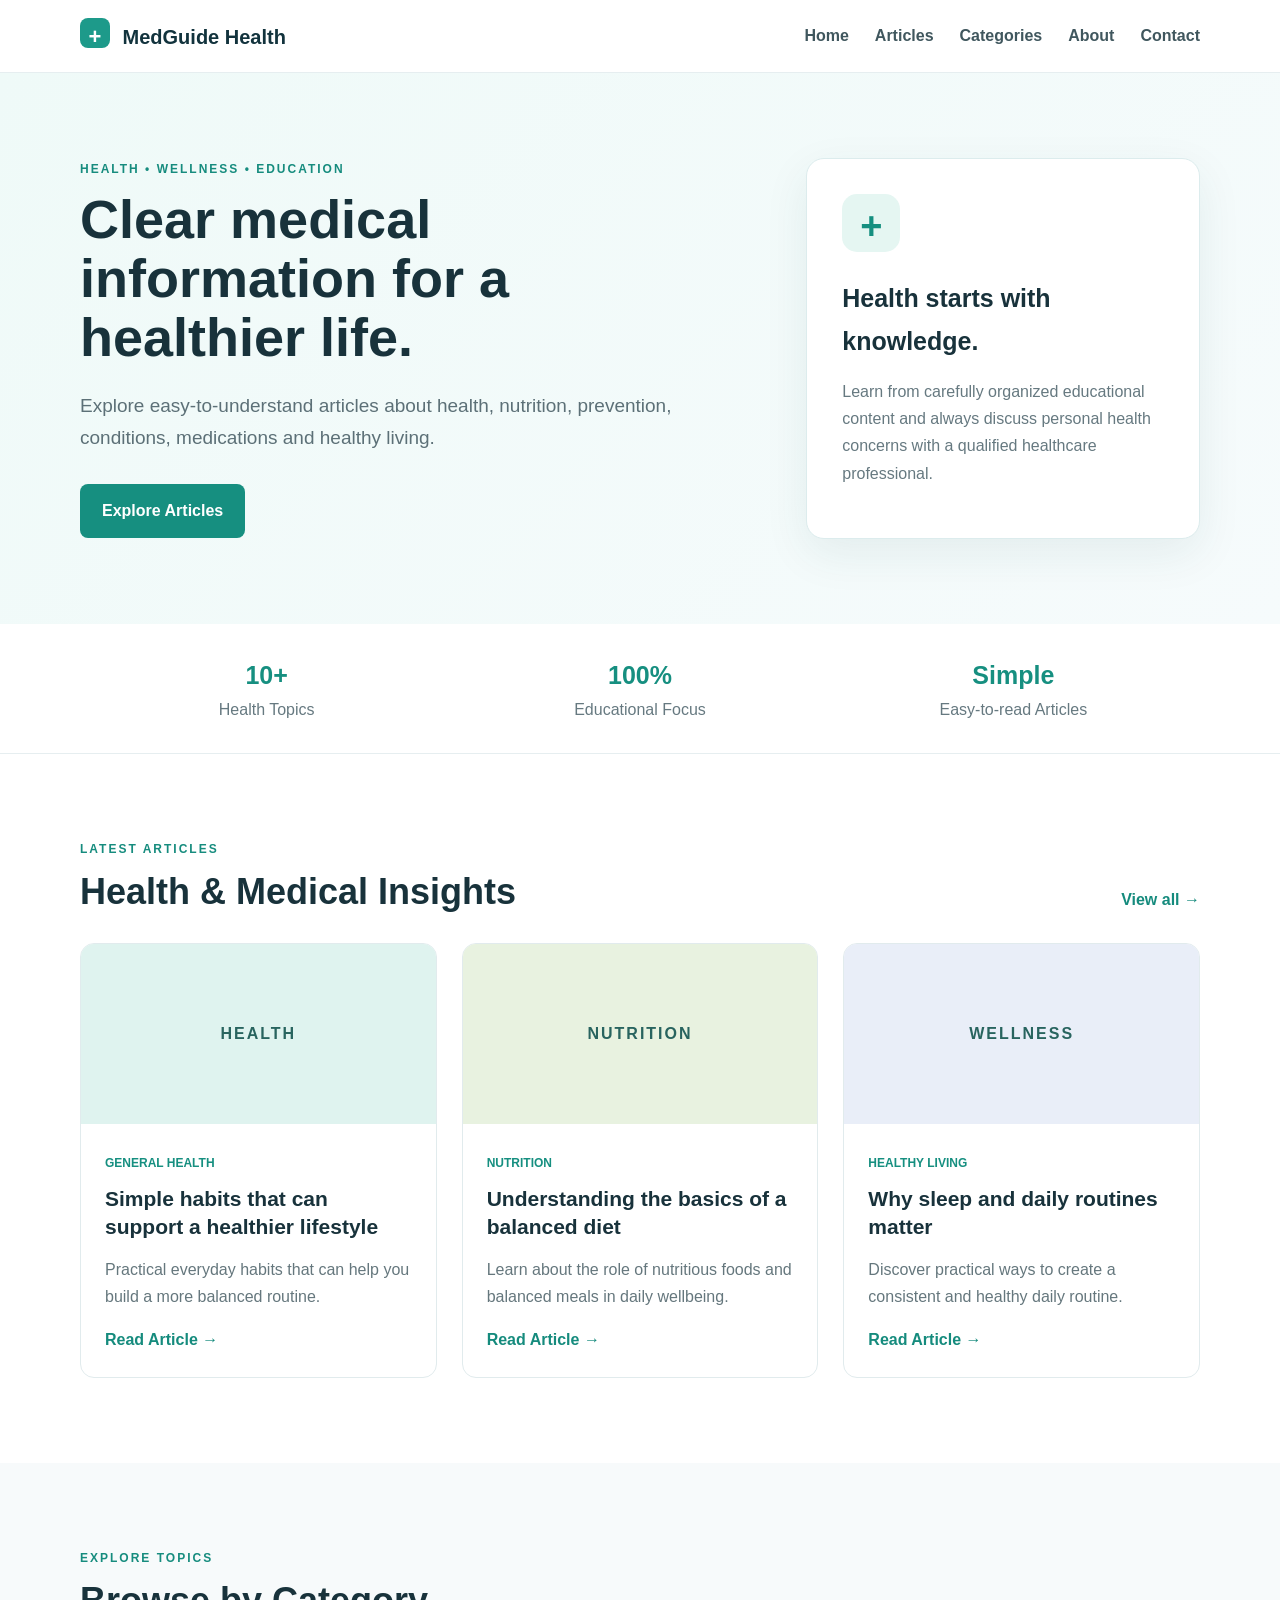
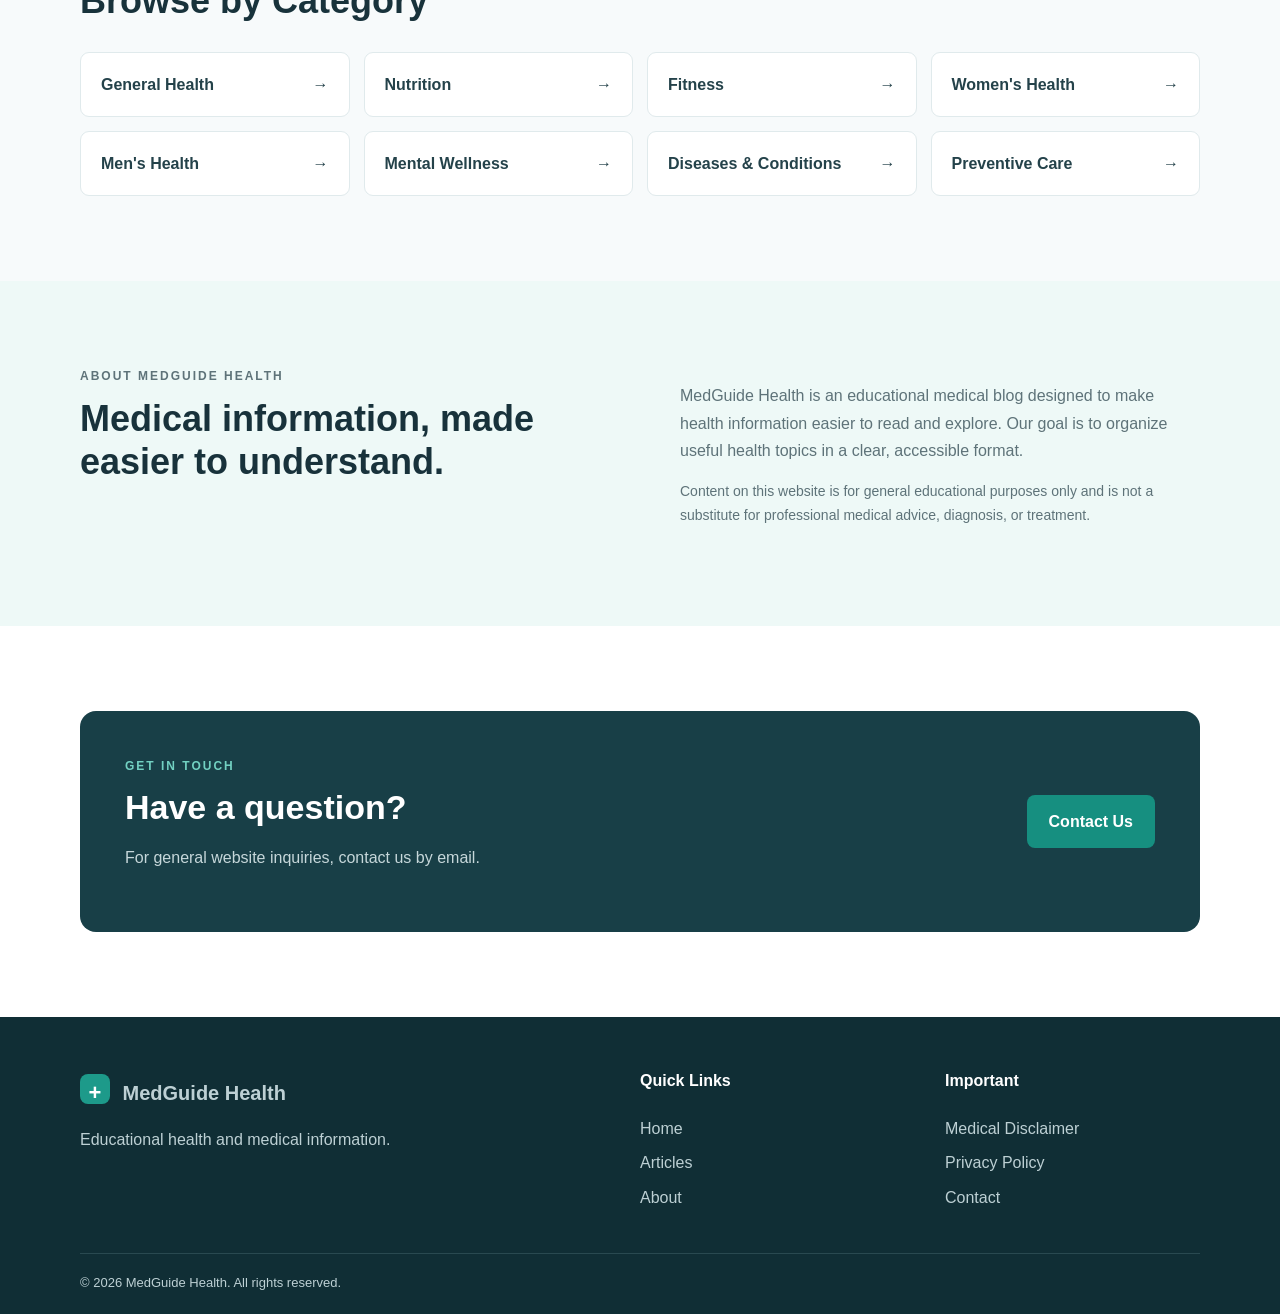
<file: index.html>
<!DOCTYPE html>
<html lang="en">
<head>
  <meta charset="UTF-8">
  <meta name="viewport" content="width=device-width, initial-scale=1.0">
  <title>MedGuide Health | Trusted Medical Information</title>
  <meta name="description" content="MedGuide Health provides clear, educational medical and wellness information for everyday health decisions.">
  <link rel="stylesheet" href="style.css">
</head>
<body>
<header class="header">
  <div class="container nav">
    <a class="logo" href="index.html"><span>+</span> MedGuide Health</a>
    <button class="menu" aria-label="Open menu">☰</button>
    <nav>
      <a href="index.html">Home</a>
      <a href="#articles">Articles</a>
      <a href="#categories">Categories</a>
      <a href="#about">About</a>
      <a href="#contact">Contact</a>
    </nav>
  </div>
</header>

<main>
<section class="hero">
  <div class="container hero-grid">
    <div>
      <p class="eyebrow">HEALTH • WELLNESS • EDUCATION</p>
      <h1>Clear medical information for a healthier life.</h1>
      <p class="hero-text">Explore easy-to-understand articles about health, nutrition, prevention, conditions, medications and healthy living.</p>
      <a class="btn" href="#articles">Explore Articles</a>
    </div>
    <div class="hero-card">
      <div class="cross">+</div>
      <h3>Health starts with knowledge.</h3>
      <p>Learn from carefully organized educational content and always discuss personal health concerns with a qualified healthcare professional.</p>
    </div>
  </div>
</section>

<section class="trust">
  <div class="container trust-grid">
    <div><strong>10+</strong><span>Health Topics</span></div>
    <div><strong>100%</strong><span>Educational Focus</span></div>
    <div><strong>Simple</strong><span>Easy-to-read Articles</span></div>
  </div>
</section>

<section id="articles" class="section">
  <div class="container">
    <div class="section-head">
      <div><p class="eyebrow">LATEST ARTICLES</p><h2>Health & Medical Insights</h2></div>
      <a href="#articles" class="text-link">View all →</a>
    </div>
    <div class="articles">
      <article class="card">
        <div class="image image-one">HEALTH</div>
        <div class="card-body"><span class="tag">General Health</span><h3>Simple habits that can support a healthier lifestyle</h3><p>Practical everyday habits that can help you build a more balanced routine.</p><a href="article-nutrition.html">Read Article →</a></div>
      </article>
      <article class="card">
        <div class="image image-two">NUTRITION</div>
        <div class="card-body"><span class="tag">Nutrition</span><h3>Understanding the basics of a balanced diet</h3><p>Learn about the role of nutritious foods and balanced meals in daily wellbeing.</p><a href="article-sleep.html">Read Article →</a></div>
      </article>
      <article class="card">
        <div class="image image-three">WELLNESS</div>
        <div class="card-body"><span class="tag">Healthy Living</span><h3>Why sleep and daily routines matter</h3><p>Discover practical ways to create a consistent and healthy daily routine.</p><a href="article.html">Read Article →</a></div>
      </article>
    </div>
  </div>
</section>

<section id="categories" class="section categories">
  <div class="container">
    <p class="eyebrow">EXPLORE TOPICS</p><h2>Browse by Category</h2>
    <div class="category-grid">
      <a href="#articles">General Health <span>→</span></a>
      <a href="#articles">Nutrition <span>→</span></a>
      <a href="#articles">Fitness <span>→</span></a>
      <a href="#articles">Women's Health <span>→</span></a>
      <a href="#articles">Men's Health <span>→</span></a>
      <a href="#articles">Mental Wellness <span>→</span></a>
      <a href="#articles">Diseases & Conditions <span>→</span></a>
      <a href="#articles">Preventive Care <span>→</span></a>
    </div>
  </div>
</section>

<section id="about" class="section about">
  <div class="container about-grid">
    <div><p class="eyebrow">ABOUT MEDGUIDE HEALTH</p><h2>Medical information, made easier to understand.</h2></div>
    <div><p>MedGuide Health is an educational medical blog designed to make health information easier to read and explore. Our goal is to organize useful health topics in a clear, accessible format.</p><p class="small">Content on this website is for general educational purposes only and is not a substitute for professional medical advice, diagnosis, or treatment.</p></div>
  </div>
</section>

<section id="contact" class="section contact">
  <div class="container contact-box">
    <div><p class="eyebrow">GET IN TOUCH</p><h2>Have a question?</h2><p>For general website inquiries, contact us by email.</p></div>
    <a class="btn" href="mailto:hello@medguidehealth.com">Contact Us</a>
  </div>
</section>
</main>

<footer class="footer">
  <div class="container footer-grid">
    <div><a class="logo footer-logo" href="index.html"><span>+</span> MedGuide Health</a><p>Educational health and medical information.</p></div>
    <div><h4>Quick Links</h4><a href="index.html">Home</a><a href="#articles">Articles</a><a href="#about">About</a></div>
    <div><h4>Important</h4><a href="disclaimer.html">Medical Disclaimer</a><a href="privacy.html">Privacy Policy</a><a href="#contact">Contact</a></div>
  </div>
  <div class="container copyright">© 2026 MedGuide Health. All rights reserved.</div>
</footer>
<script src="script.js"></script>
</body>
</html>
</file>
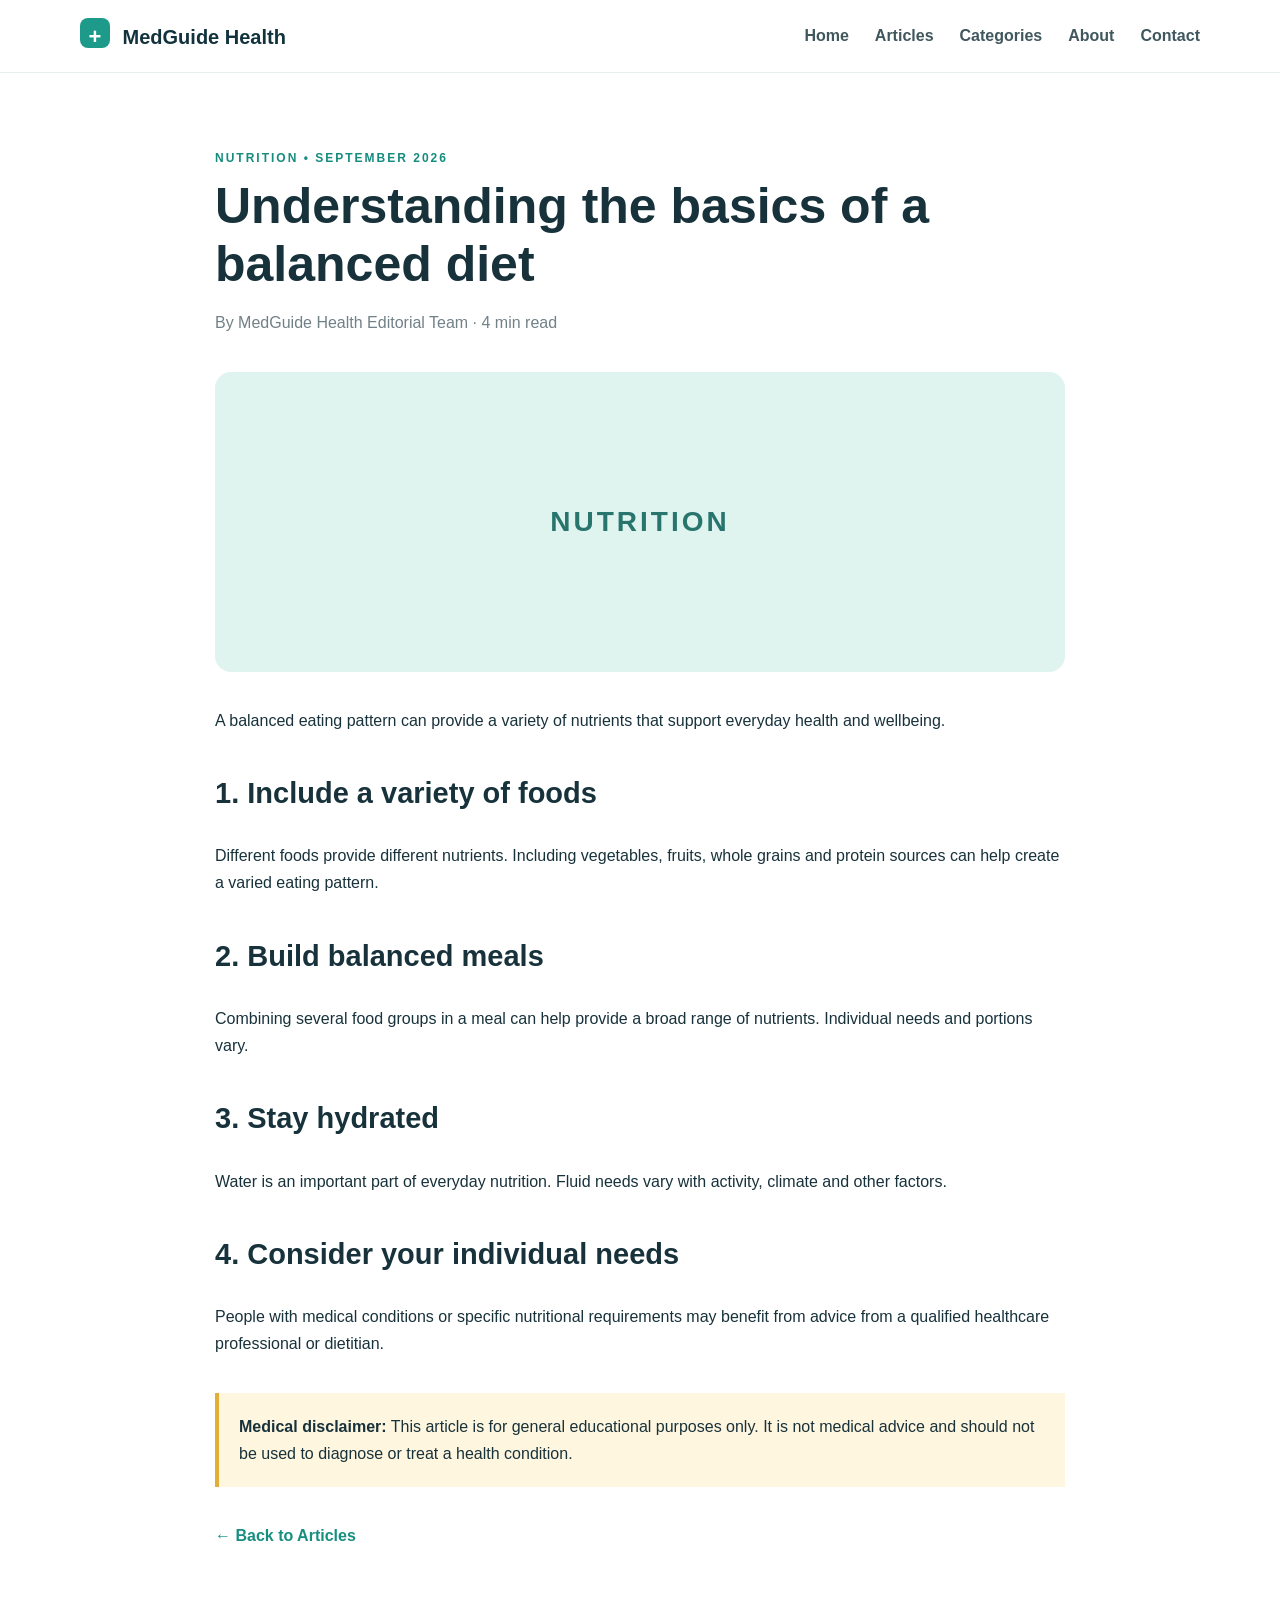
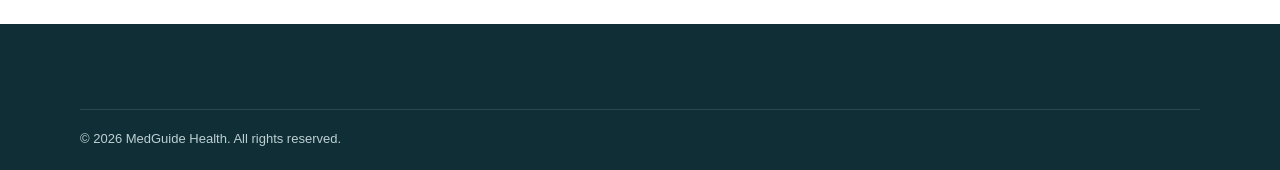
<file: article-nutrition.html>
<!DOCTYPE html><html lang="en"><head><meta charset="UTF-8"><meta name="viewport" content="width=device-width, initial-scale=1.0"><title>Understanding the basics of a balanced diet | MedGuide Health</title><meta name="description" content="Educational health article from MedGuide Health."><link rel="stylesheet" href="style.css"></head><body><header class="header"><div class="container nav"><a class="logo" href="index.html"><span>+</span> MedGuide Health</a><button class="menu" aria-label="Open menu">☰</button><nav><a href="index.html">Home</a><a href="index.html#articles">Articles</a><a href="index.html#categories">Categories</a><a href="index.html#about">About</a><a href="index.html#contact">Contact</a></nav></div></header><main><article class="post container"><p class="eyebrow">NUTRITION • SEPTEMBER 2026</p><h1>Understanding the basics of a balanced diet</h1><p class="post-meta">By MedGuide Health Editorial Team · 4 min read</p><div class="post-cover">NUTRITION</div><p>A balanced eating pattern can provide a variety of nutrients that support everyday health and wellbeing.</p><h2>1. Include a variety of foods</h2><p>Different foods provide different nutrients. Including vegetables, fruits, whole grains and protein sources can help create a varied eating pattern.</p><h2>2. Build balanced meals</h2><p>Combining several food groups in a meal can help provide a broad range of nutrients. Individual needs and portions vary.</p><h2>3. Stay hydrated</h2><p>Water is an important part of everyday nutrition. Fluid needs vary with activity, climate and other factors.</p><h2>4. Consider your individual needs</h2><p>People with medical conditions or specific nutritional requirements may benefit from advice from a qualified healthcare professional or dietitian.</p><div class="notice"><strong>Medical disclaimer:</strong> This article is for general educational purposes only. It is not medical advice and should not be used to diagnose or treat a health condition.</div><a class="back" href="index.html#articles">← Back to Articles</a></article></main><footer class="footer"><div class="container copyright">© 2026 MedGuide Health. All rights reserved.</div></footer><script src="script.js"></script></body></html>
</file>
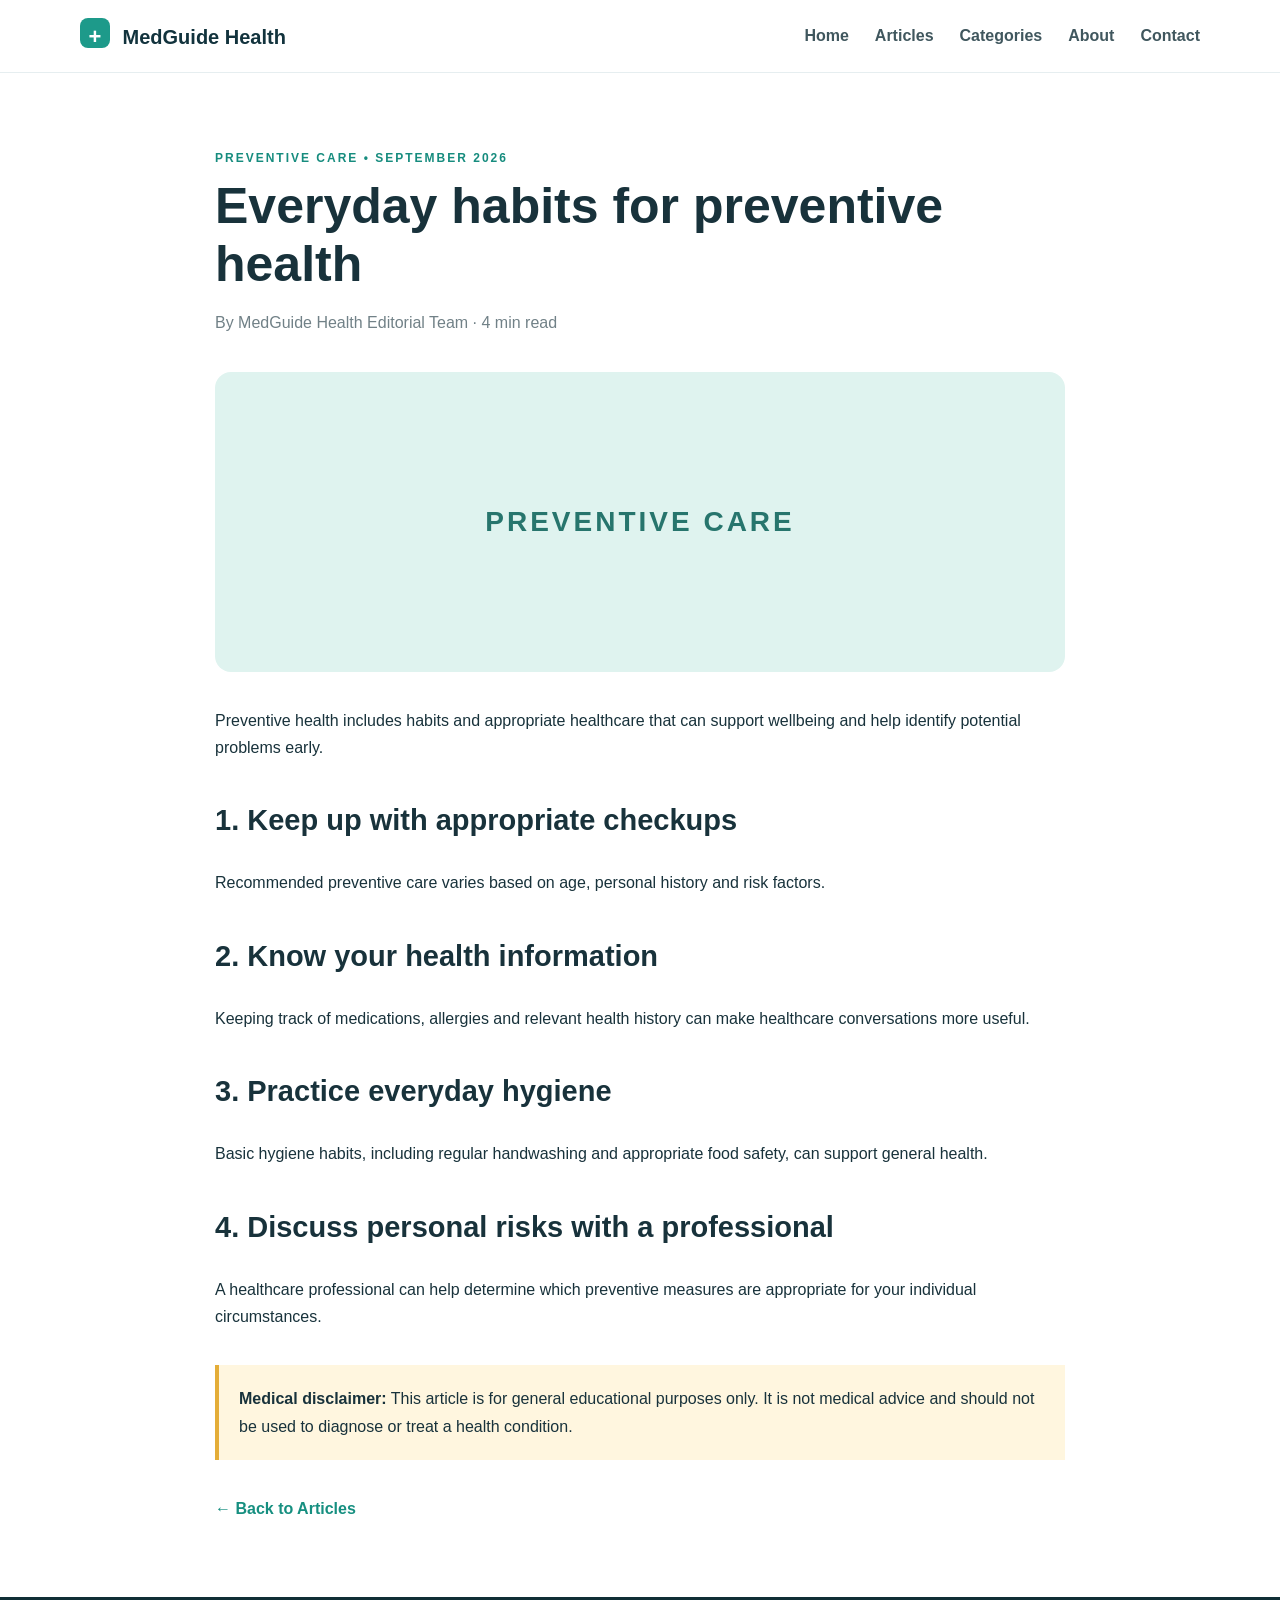
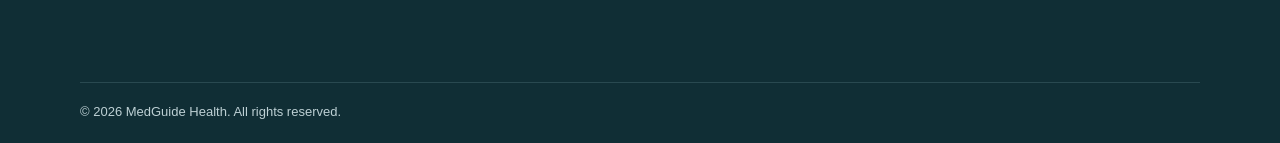
<file: article-prevention.html>
<!DOCTYPE html><html lang="en"><head><meta charset="UTF-8"><meta name="viewport" content="width=device-width, initial-scale=1.0"><title>Everyday habits for preventive health | MedGuide Health</title><meta name="description" content="Educational health article from MedGuide Health."><link rel="stylesheet" href="style.css"></head><body><header class="header"><div class="container nav"><a class="logo" href="index.html"><span>+</span> MedGuide Health</a><button class="menu" aria-label="Open menu">☰</button><nav><a href="index.html">Home</a><a href="index.html#articles">Articles</a><a href="index.html#categories">Categories</a><a href="index.html#about">About</a><a href="index.html#contact">Contact</a></nav></div></header><main><article class="post container"><p class="eyebrow">PREVENTIVE CARE • SEPTEMBER 2026</p><h1>Everyday habits for preventive health</h1><p class="post-meta">By MedGuide Health Editorial Team · 4 min read</p><div class="post-cover">PREVENTIVE CARE</div><p>Preventive health includes habits and appropriate healthcare that can support wellbeing and help identify potential problems early.</p><h2>1. Keep up with appropriate checkups</h2><p>Recommended preventive care varies based on age, personal history and risk factors.</p><h2>2. Know your health information</h2><p>Keeping track of medications, allergies and relevant health history can make healthcare conversations more useful.</p><h2>3. Practice everyday hygiene</h2><p>Basic hygiene habits, including regular handwashing and appropriate food safety, can support general health.</p><h2>4. Discuss personal risks with a professional</h2><p>A healthcare professional can help determine which preventive measures are appropriate for your individual circumstances.</p><div class="notice"><strong>Medical disclaimer:</strong> This article is for general educational purposes only. It is not medical advice and should not be used to diagnose or treat a health condition.</div><a class="back" href="index.html#articles">← Back to Articles</a></article></main><footer class="footer"><div class="container copyright">© 2026 MedGuide Health. All rights reserved.</div></footer><script src="script.js"></script></body></html>
</file>
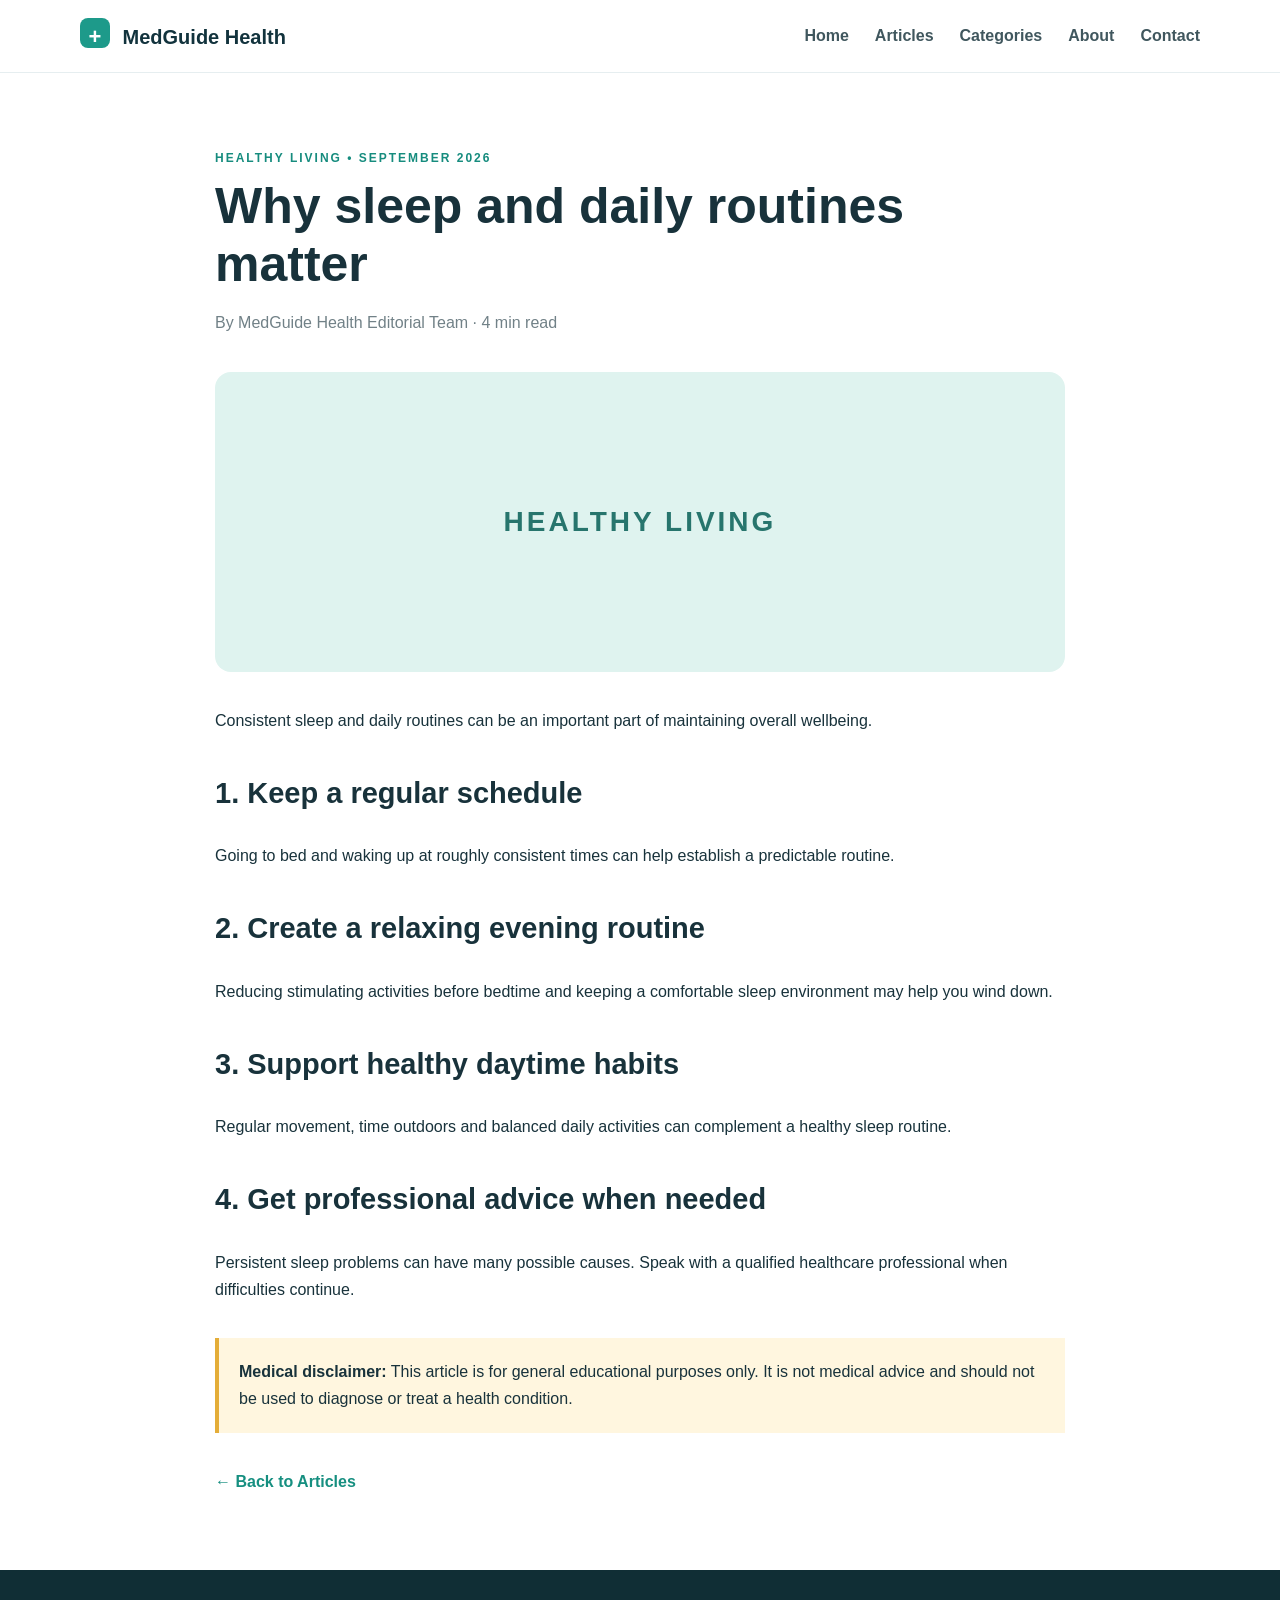
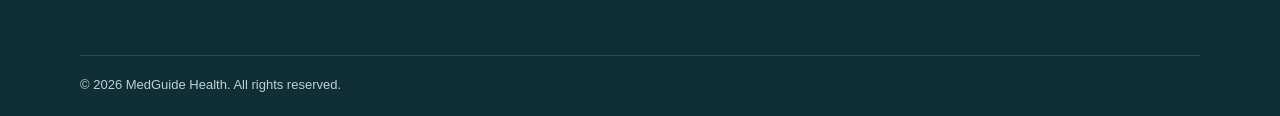
<file: article-sleep.html>
<!DOCTYPE html><html lang="en"><head><meta charset="UTF-8"><meta name="viewport" content="width=device-width, initial-scale=1.0"><title>Why sleep and daily routines matter | MedGuide Health</title><meta name="description" content="Educational health article from MedGuide Health."><link rel="stylesheet" href="style.css"></head><body><header class="header"><div class="container nav"><a class="logo" href="index.html"><span>+</span> MedGuide Health</a><button class="menu" aria-label="Open menu">☰</button><nav><a href="index.html">Home</a><a href="index.html#articles">Articles</a><a href="index.html#categories">Categories</a><a href="index.html#about">About</a><a href="index.html#contact">Contact</a></nav></div></header><main><article class="post container"><p class="eyebrow">HEALTHY LIVING • SEPTEMBER 2026</p><h1>Why sleep and daily routines matter</h1><p class="post-meta">By MedGuide Health Editorial Team · 4 min read</p><div class="post-cover">HEALTHY LIVING</div><p>Consistent sleep and daily routines can be an important part of maintaining overall wellbeing.</p><h2>1. Keep a regular schedule</h2><p>Going to bed and waking up at roughly consistent times can help establish a predictable routine.</p><h2>2. Create a relaxing evening routine</h2><p>Reducing stimulating activities before bedtime and keeping a comfortable sleep environment may help you wind down.</p><h2>3. Support healthy daytime habits</h2><p>Regular movement, time outdoors and balanced daily activities can complement a healthy sleep routine.</p><h2>4. Get professional advice when needed</h2><p>Persistent sleep problems can have many possible causes. Speak with a qualified healthcare professional when difficulties continue.</p><div class="notice"><strong>Medical disclaimer:</strong> This article is for general educational purposes only. It is not medical advice and should not be used to diagnose or treat a health condition.</div><a class="back" href="index.html#articles">← Back to Articles</a></article></main><footer class="footer"><div class="container copyright">© 2026 MedGuide Health. All rights reserved.</div></footer><script src="script.js"></script></body></html>
</file>
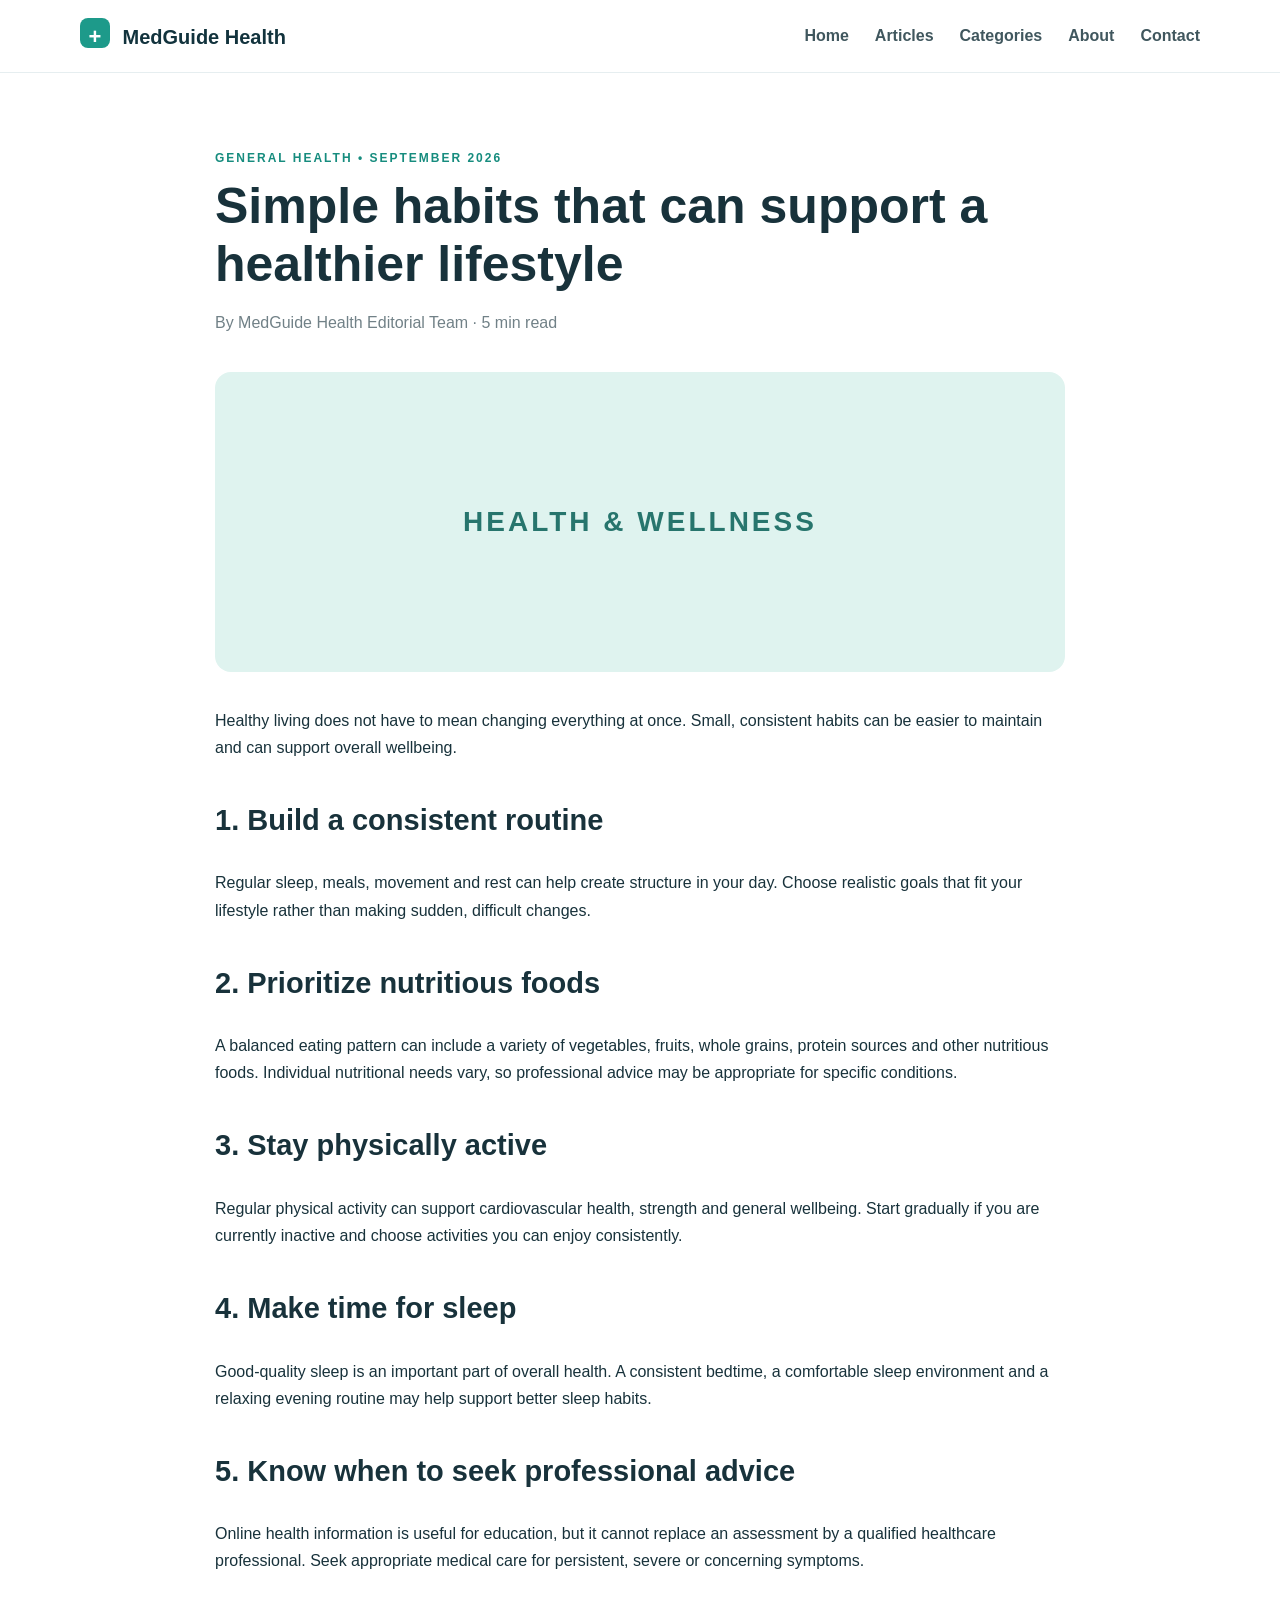
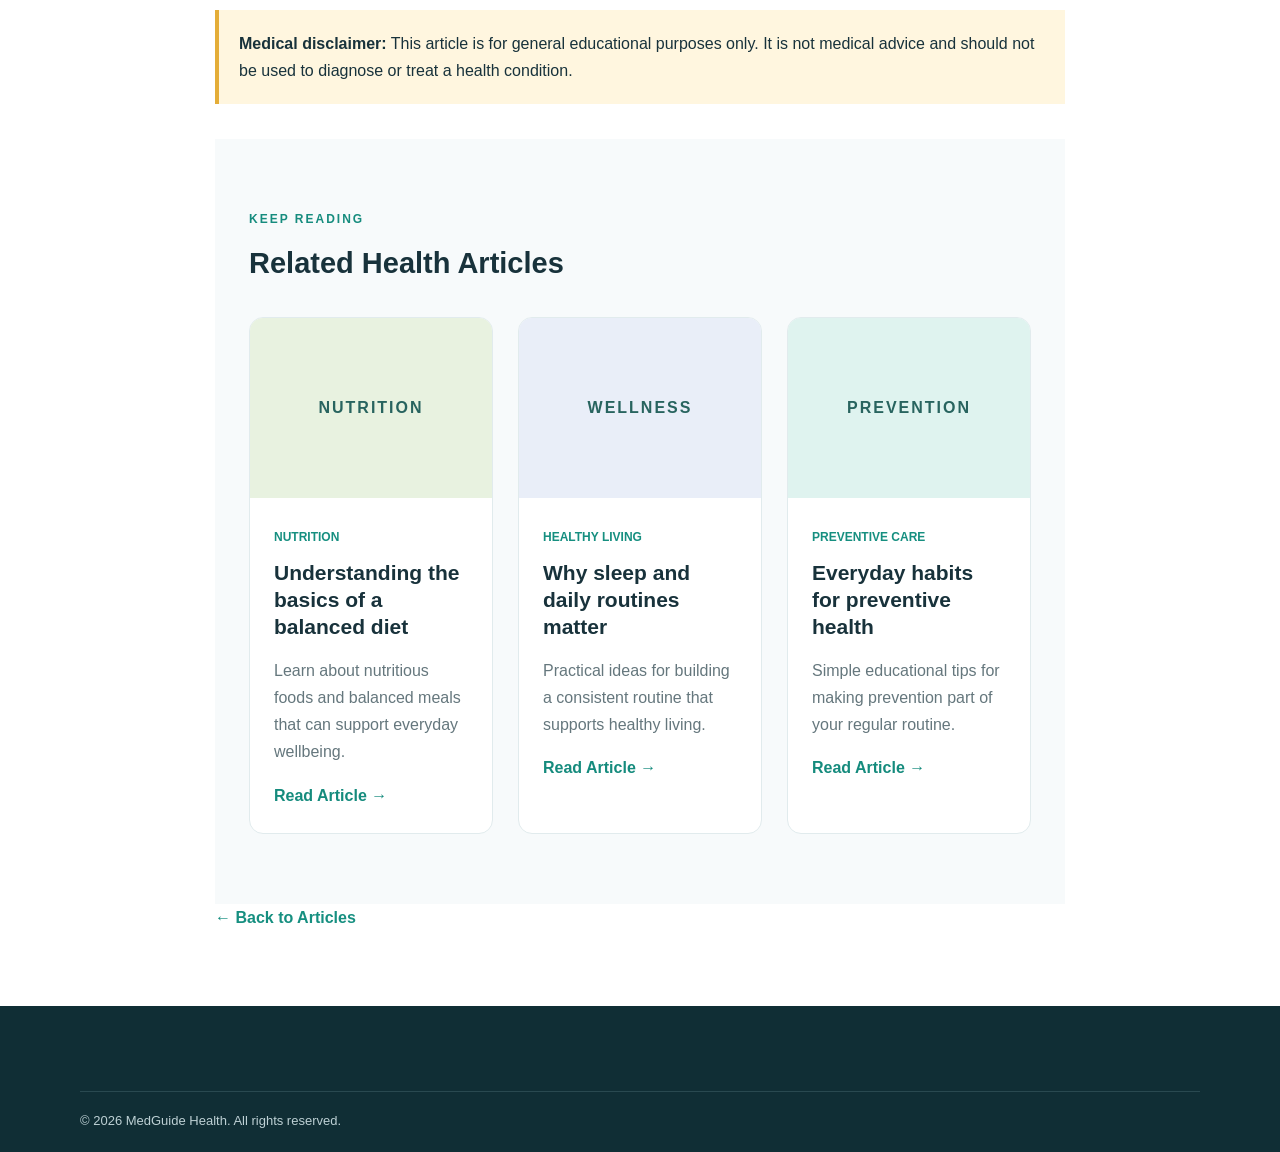
<file: article.html>
<!DOCTYPE html>
<html lang="en"><head><meta charset="UTF-8"><meta name="viewport" content="width=device-width,initial-scale=1.0">
<title>Simple Habits for a Healthier Lifestyle | MedGuide Health</title><meta name="description" content="Educational article about simple healthy lifestyle habits."><link rel="stylesheet" href="style.css"></head>
<body>
<header class="header"><div class="container nav"><a class="logo" href="index.html"><span>+</span> MedGuide Health</a><button class="menu">☰</button><nav><a href="index.html">Home</a><a href="index.html#articles">Articles</a><a href="index.html#categories">Categories</a><a href="index.html#about">About</a><a href="index.html#contact">Contact</a></nav></div></header>
<main><article class="post container">
<p class="eyebrow">GENERAL HEALTH • SEPTEMBER 2026</p><h1>Simple habits that can support a healthier lifestyle</h1><p class="post-meta">By MedGuide Health Editorial Team · 5 min read</p>
<div class="post-cover">HEALTH & WELLNESS</div>
<p>Healthy living does not have to mean changing everything at once. Small, consistent habits can be easier to maintain and can support overall wellbeing.</p>
<h2>1. Build a consistent routine</h2><p>Regular sleep, meals, movement and rest can help create structure in your day. Choose realistic goals that fit your lifestyle rather than making sudden, difficult changes.</p>
<h2>2. Prioritize nutritious foods</h2><p>A balanced eating pattern can include a variety of vegetables, fruits, whole grains, protein sources and other nutritious foods. Individual nutritional needs vary, so professional advice may be appropriate for specific conditions.</p>
<h2>3. Stay physically active</h2><p>Regular physical activity can support cardiovascular health, strength and general wellbeing. Start gradually if you are currently inactive and choose activities you can enjoy consistently.</p>
<h2>4. Make time for sleep</h2><p>Good-quality sleep is an important part of overall health. A consistent bedtime, a comfortable sleep environment and a relaxing evening routine may help support better sleep habits.</p>
<h2>5. Know when to seek professional advice</h2><p>Online health information is useful for education, but it cannot replace an assessment by a qualified healthcare professional. Seek appropriate medical care for persistent, severe or concerning symptoms.</p>
<div class="notice"><strong>Medical disclaimer:</strong> This article is for general educational purposes only. It is not medical advice and should not be used to diagnose or treat a health condition.</div>
<section class="related-articles"><div class="container"><p class="eyebrow">KEEP READING</p><h2>Related Health Articles</h2><div class="articles"><article class="card"><div class="image image-two">NUTRITION</div><div class="card-body"><span class="tag">Nutrition</span><h3>Understanding the basics of a balanced diet</h3><p>Learn about nutritious foods and balanced meals that can support everyday wellbeing.</p><a href="article-nutrition.html">Read Article →</a></div></article><article class="card"><div class="image image-three">WELLNESS</div><div class="card-body"><span class="tag">Healthy Living</span><h3>Why sleep and daily routines matter</h3><p>Practical ideas for building a consistent routine that supports healthy living.</p><a href="article-sleep.html">Read Article →</a></div></article><article class="card"><div class="image image-one">PREVENTION</div><div class="card-body"><span class="tag">Preventive Care</span><h3>Everyday habits for preventive health</h3><p>Simple educational tips for making prevention part of your regular routine.</p><a href="article-prevention.html">Read Article →</a></div></article></div></div></section>
<a class="back" href="index.html">← Back to Articles</a>
</article></main>
<footer class="footer"><div class="container copyright">© 2026 MedGuide Health. All rights reserved.</div></footer></body></html>
</file>
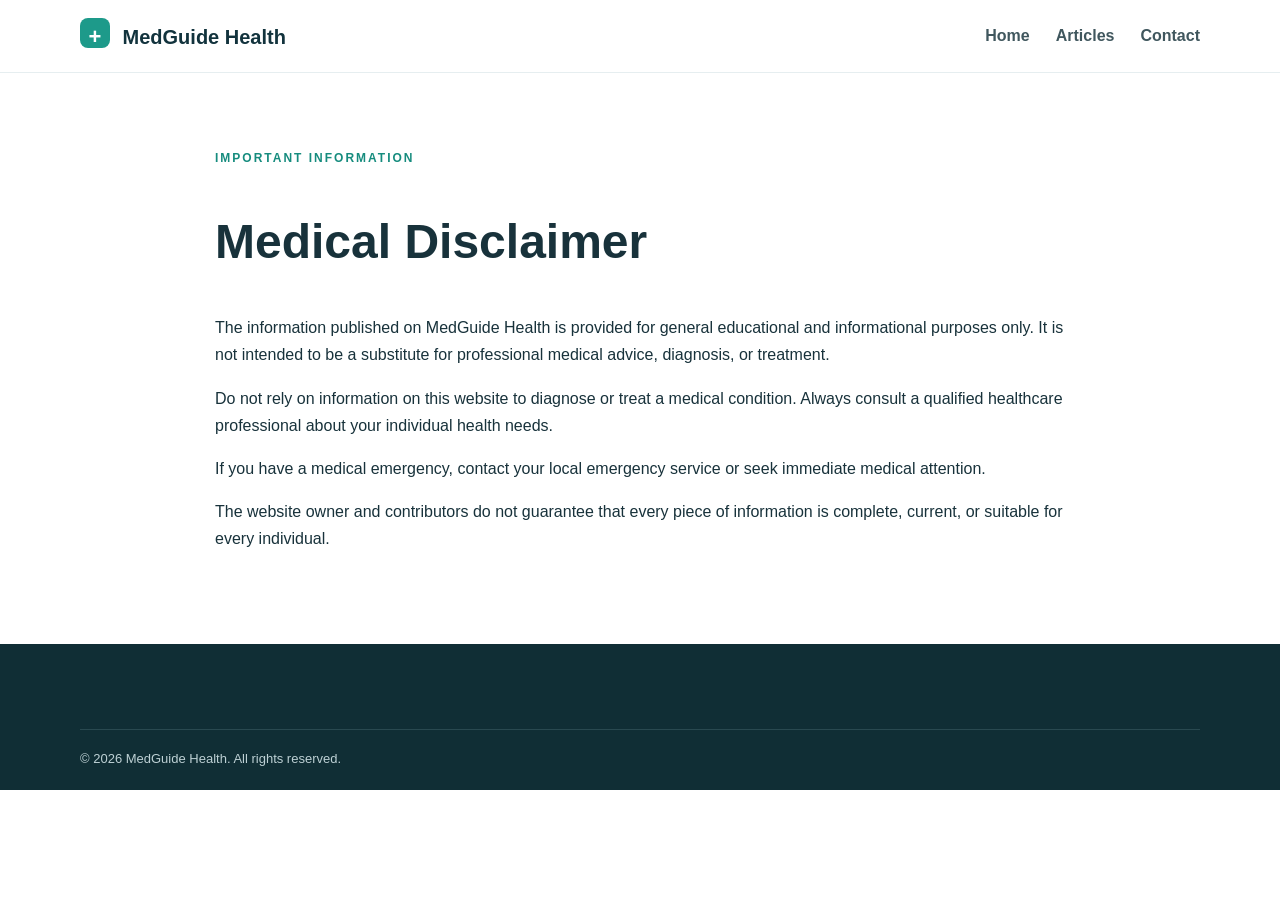
<file: disclaimer.html>
<!DOCTYPE html><html lang="en"><head><meta charset="UTF-8"><meta name="viewport" content="width=device-width,initial-scale=1.0"><title>Medical Disclaimer | MedGuide Health</title><link rel="stylesheet" href="style.css"></head><body>
<header class="header"><div class="container nav"><a class="logo" href="index.html"><span>+</span> MedGuide Health</a><nav><a href="index.html">Home</a><a href="index.html#articles">Articles</a><a href="index.html#contact">Contact</a></nav></div></header>
<main class="legal container"><p class="eyebrow">IMPORTANT INFORMATION</p><h1>Medical Disclaimer</h1><p>The information published on MedGuide Health is provided for general educational and informational purposes only. It is not intended to be a substitute for professional medical advice, diagnosis, or treatment.</p><p>Do not rely on information on this website to diagnose or treat a medical condition. Always consult a qualified healthcare professional about your individual health needs.</p><p>If you have a medical emergency, contact your local emergency service or seek immediate medical attention.</p><p>The website owner and contributors do not guarantee that every piece of information is complete, current, or suitable for every individual.</p></main>
<footer class="footer"><div class="container copyright">© 2026 MedGuide Health. All rights reserved.</div></footer></body></html>
</file>
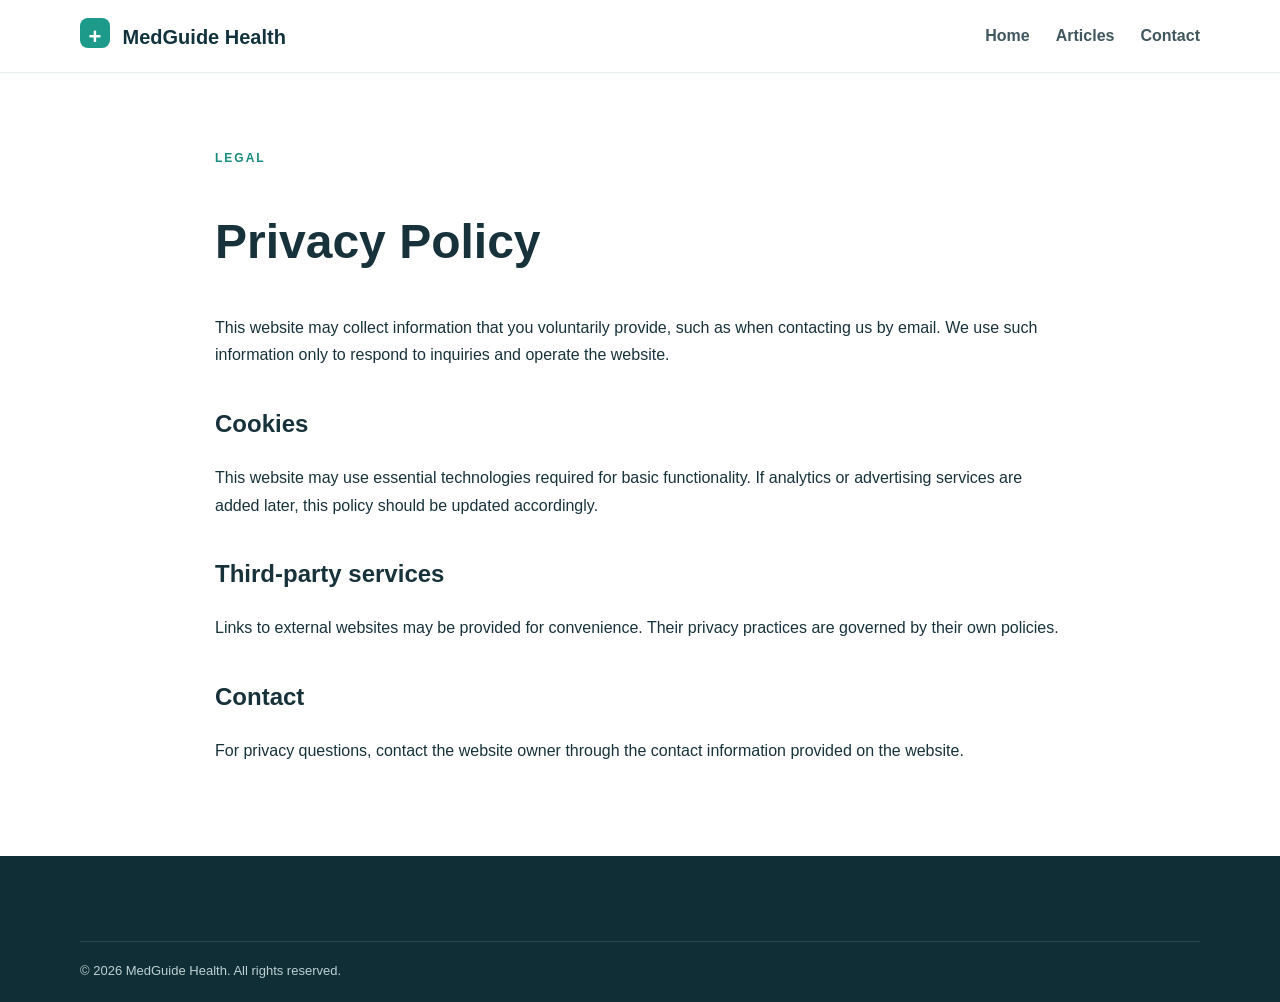
<file: privacy.html>
<!DOCTYPE html><html lang="en"><head><meta charset="UTF-8"><meta name="viewport" content="width=device-width,initial-scale=1.0"><title>Privacy Policy | MedGuide Health</title><link rel="stylesheet" href="style.css"></head><body>
<header class="header"><div class="container nav"><a class="logo" href="index.html"><span>+</span> MedGuide Health</a><nav><a href="index.html">Home</a><a href="index.html#articles">Articles</a><a href="index.html#contact">Contact</a></nav></div></header>
<main class="legal container"><p class="eyebrow">LEGAL</p><h1>Privacy Policy</h1><p>This website may collect information that you voluntarily provide, such as when contacting us by email. We use such information only to respond to inquiries and operate the website.</p><h2>Cookies</h2><p>This website may use essential technologies required for basic functionality. If analytics or advertising services are added later, this policy should be updated accordingly.</p><h2>Third-party services</h2><p>Links to external websites may be provided for convenience. Their privacy practices are governed by their own policies.</p><h2>Contact</h2><p>For privacy questions, contact the website owner through the contact information provided on the website.</p></main>
<footer class="footer"><div class="container copyright">© 2026 MedGuide Health. All rights reserved.</div></footer></body></html>
</file>
<file: style.css>
*{box-sizing:border-box}html{scroll-behavior:smooth}body{margin:0;font-family:Inter,Arial,sans-serif;color:#18323b;background:#fff;line-height:1.7}.container{width:min(1120px,92%);margin:auto}.header{position:sticky;top:0;z-index:10;background:rgba(255,255,255,.96);border-bottom:1px solid #e6eef0}.nav{min-height:72px;display:flex;align-items:center;justify-content:space-between;gap:25px}.logo{font-weight:800;color:#12333d;text-decoration:none;font-size:20px}.logo span{display:inline-grid;place-items:center;width:30px;height:30px;margin-right:7px;background:#1d9a8a;color:#fff;border-radius:8px;font-size:22px}.nav nav{display:flex;gap:26px}.nav nav a{color:#40575e;text-decoration:none;font-weight:600}.nav nav a:hover,.text-link,.card a{color:#158b7d}.menu{display:none;border:0;background:none;font-size:25px}.hero{background:linear-gradient(135deg,#effaf8,#f6fbfc);padding:85px 0}.hero-grid{display:grid;grid-template-columns:1.25fr .75fr;gap:70px;align-items:center}.eyebrow{font-size:12px;letter-spacing:2px;font-weight:800;color:#168c7e;margin:0 0 10px}.hero h1{font-size:54px;line-height:1.1;margin:0 0 22px;max-width:700px}.hero-text{font-size:19px;color:#5c7077;max-width:650px;margin-bottom:30px}.btn{display:inline-block;background:#168f80;color:white;text-decoration:none;padding:13px 22px;border-radius:8px;font-weight:700}.hero-card{background:#fff;border:1px solid #dceced;border-radius:18px;padding:35px;box-shadow:0 15px 45px rgba(20,75,80,.08)}.cross{width:58px;height:58px;border-radius:15px;background:#e5f6f2;color:#158f80;display:grid;place-items:center;font-size:38px;font-weight:700}.hero-card h3{font-size:25px;margin:25px 0 10px}.hero-card p{color:#667980}.trust{border-bottom:1px solid #e6eef0}.trust-grid{display:grid;grid-template-columns:repeat(3,1fr);padding:30px 0;text-align:center}.trust-grid div{display:flex;flex-direction:column}.trust-grid strong{font-size:25px;color:#168f80}.trust-grid span{color:#667980}.section{padding:85px 0}.section-head{display:flex;justify-content:space-between;align-items:end;margin-bottom:30px}.section h2,.about h2{font-size:36px;line-height:1.2;margin:0}.text-link{text-decoration:none;font-weight:700}.articles{display:grid;grid-template-columns:repeat(3,1fr);gap:25px}.card{border:1px solid #e1ebed;border-radius:14px;overflow:hidden;background:#fff}.image{height:180px;display:grid;place-items:center;font-weight:800;letter-spacing:2px;color:#28645f;background:#dff3ef}.image-two{background:#e8f2e0}.image-three{background:#e9eef8}.card-body{padding:24px}.tag{font-size:12px;color:#168f80;font-weight:800;text-transform:uppercase}.card h3{font-size:21px;line-height:1.3;margin:10px 0}.card p{color:#65777d}.card a{font-weight:800;text-decoration:none}.categories{background:#f7fafb}.category-grid{display:grid;grid-template-columns:repeat(4,1fr);gap:14px;margin-top:30px}.category-grid a{background:#fff;padding:18px 20px;border:1px solid #e0eaec;border-radius:9px;color:#24424a;text-decoration:none;font-weight:700;display:flex;justify-content:space-between}.about{background:#eef9f7}.about-grid{display:grid;grid-template-columns:1fr 1fr;gap:80px}.about p{color:#5e7379}.small{font-size:14px}.contact-box{border-radius:16px;padding:45px;background:#183f47;color:#fff;display:flex;justify-content:space-between;align-items:center}.contact-box .eyebrow{color:#72d1c2}.contact-box h2{margin:0 0 8px;font-size:34px}.contact-box p{color:#c6d7da}.footer{background:#102e35;color:#bdd0d4;padding:50px 0 20px}.footer-grid{display:grid;grid-template-columns:2fr 1fr 1fr;gap:50px}.footer a{display:block;color:#bdd0d4;text-decoration:none;margin:7px 0}.footer h4{color:#fff;margin-top:0}.footer-logo{color:#fff}.copyright{border-top:1px solid #294950;margin-top:35px;padding-top:18px;font-size:13px}.post{max-width:850px;padding:75px 0}.post h1{font-size:50px;line-height:1.15;margin:8px 0}.post-meta{color:#718187}.post-cover{height:300px;background:#dff3ef;border-radius:16px;display:grid;place-items:center;color:#27756d;font-size:28px;font-weight:800;letter-spacing:3px;margin:35px 0}.post h2{font-size:29px;margin-top:35px}.notice{background:#fff6df;border-left:4px solid #e4ad38;padding:20px;margin:35px 0}.back{color:#168f80;font-weight:800;text-decoration:none}.legal{max-width:850px;padding:75px 0}.legal h1{font-size:48px}.legal h2{margin-top:35px}@media(max-width:800px){.nav nav{display:none}.menu{display:block}.hero{padding:55px 0}.hero-grid,.about-grid{grid-template-columns:1fr;gap:35px}.hero h1{font-size:42px}.articles{grid-template-columns:1fr}.category-grid{grid-template-columns:1fr 1fr}.contact-box{flex-direction:column;align-items:flex-start;gap:25px}.footer-grid{grid-template-columns:1fr 1fr}.post h1{font-size:38px}}@media(max-width:500px){.category-grid,.trust-grid,.footer-grid{grid-template-columns:1fr}.hero h1{font-size:36px}.section{padding:60px 0}}

.related-articles{padding:70px 0;background:#f7fafb}.related-articles h2{margin:0 0 28px}.related-articles .articles{margin-top:0}.related-articles .card{height:100%}
</file>
